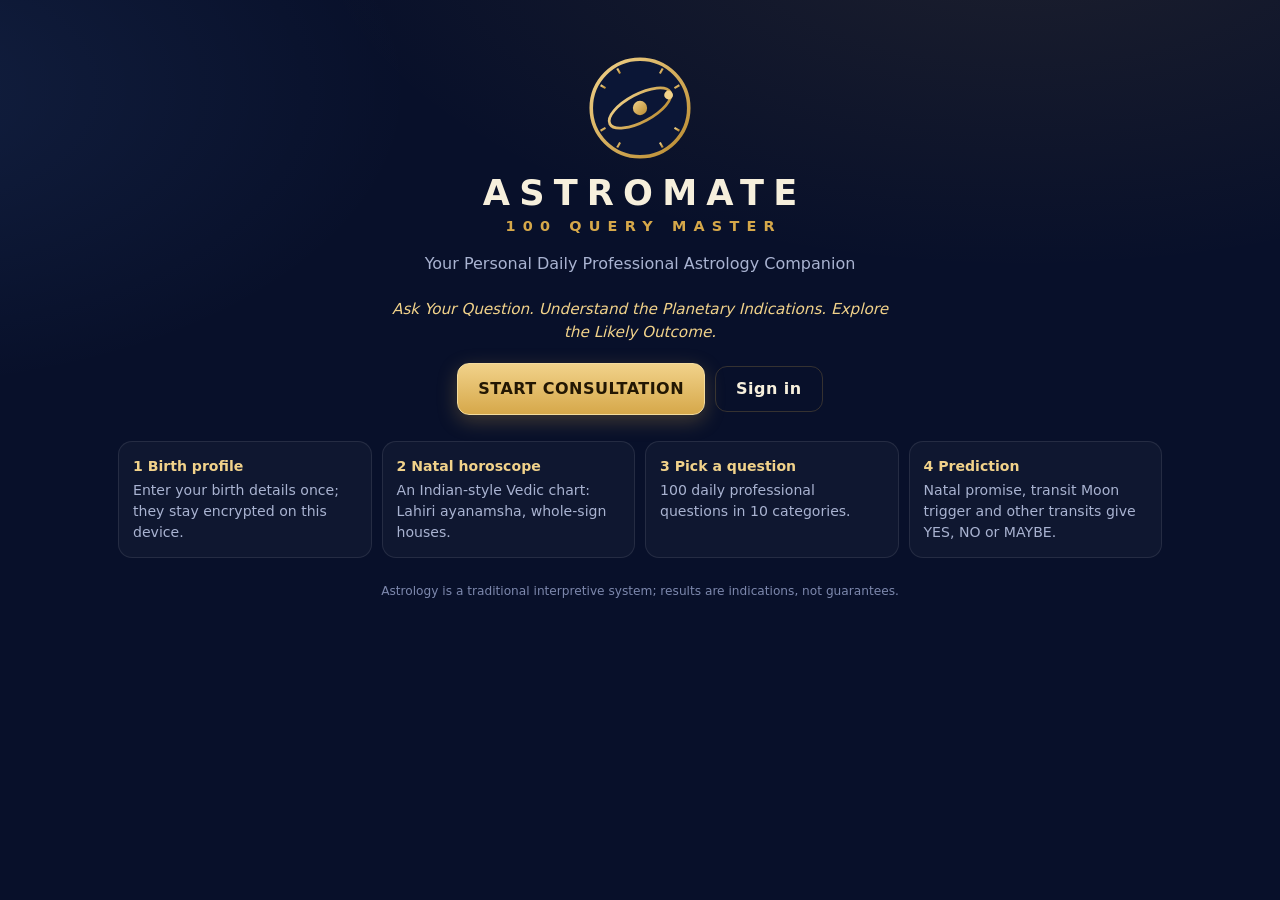
<file: index.html>
<!doctype html>
<html lang="en">
<head>
<meta charset="utf-8">
<meta name="viewport" content="width=device-width, initial-scale=1, viewport-fit=cover">
<title>ASTROMATE 100 Query Master</title>
<meta name="description" content="Question-based Vedic astrology for daily professional activities: your natal chart, the transit Moon and a YES / NO / MAYBE indication.">
<meta name="theme-color" content="#08102a">
<meta name="apple-mobile-web-app-capable" content="yes">
<meta name="mobile-web-app-capable" content="yes">
<meta name="apple-mobile-web-app-status-bar-style" content="black-translucent">
<meta name="apple-mobile-web-app-title" content="ASTROMATE">
<link rel="manifest" href="manifest.json">
<link rel="icon" href="icon.svg" type="image/svg+xml">
<link rel="apple-touch-icon" href="icon-180.png">
<link rel="stylesheet" href="styles.css">
</head>
<body>
<svg width="0" height="0" style="position:absolute" aria-hidden="true"><defs><linearGradient id="amgold" x1="0" y1="0" x2="1" y2="1"><stop offset="0" stop-color="#f1d28a"/><stop offset="1" stop-color="#b98a2f"/></linearGradient></defs></svg>
<div id="app"><div class="main center" style="padding-top:90px"><span class="spinner"></span><p class="muted">Loading ASTROMATE...</p></div></div>
<noscript><p style="padding:24px">ASTROMATE needs JavaScript to run.</p></noscript>
<script src="config.js"></script>
<script src="am-core.js"></script>
<script src="am-ephem.js"></script>
<script src="am-ephem-corr.js"></script>
<script src="am-vedic.js"></script>
<script src="am-rules.js"></script>
<script src="am-cities.js"></script>
<script src="am-sheets.js"></script>
<script src="am-predict.js"></script>
<script src="am-store.js"></script>
<script src="am-store-remote.js"></script>
<script src="am-bank.js"></script>
<script src="am-charts.js"></script>
<script src="am-ui.js"></script>
<script src="am-ui-user.js"></script>
<script src="am-ui-astro.js"></script>
<script src="am-ui-admin.js"></script>
<script src="am-main.js"></script>
</body>
</html>
</file>
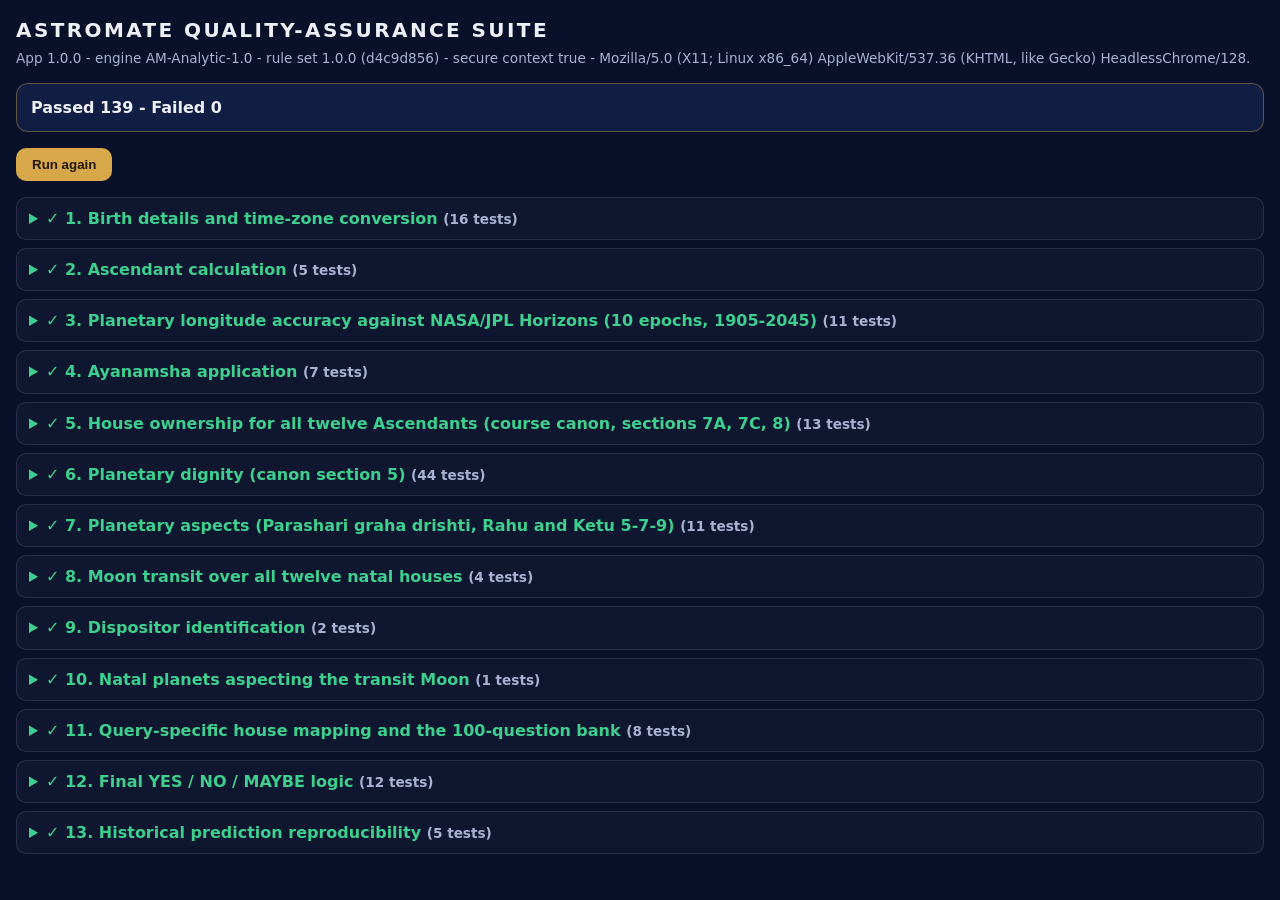
<file: tests.html>
<!doctype html>
<html lang="en">
<head>
<meta charset="utf-8">
<meta name="viewport" content="width=device-width, initial-scale=1">
<title>ASTROMATE test suite</title>
<style>
  body { font-family: system-ui, "Segoe UI", sans-serif; background: #08102a; color: #eef0f8; margin: 0; padding: 16px; line-height: 1.45; }
  h1 { font-size: 1.25rem; letter-spacing: .12em; margin: 0 0 4px; } .muted { color: #a9b3d1; font-size: .85rem; }
  .sum { margin: 14px 0; padding: 12px 14px; border-radius: 12px; border: 1px solid rgba(214,168,74,.4); background: #111e44; font-weight: 700; }
  .sum.ok { border-color: #3ecf8e; } .sum.bad { border-color: #ff6b6b; }
  details { border: 1px solid rgba(255,255,255,.1); border-radius: 10px; margin: 8px 0; background: rgba(255,255,255,.03); }
  summary { cursor: pointer; padding: 9px 12px; font-weight: 700; } .p { color: #3ecf8e; } .f { color: #ff6b6b; }
  ul { list-style: none; margin: 0; padding: 0 12px 10px; } li { padding: 3px 0; font-size: .86rem; border-top: 1px solid rgba(255,255,255,.06); } li .m { display: block; color: #ffb0b0; font-size: .8rem; margin-left: 18px; } li .n { color: #a9b3d1; font-size: .78rem; margin-left: 18px; display: block; }
  button { background: #d6a84a; color: #231703; border: 0; padding: 9px 16px; border-radius: 10px; font-weight: 800; cursor: pointer; }
</style>
</head>
<body>
<h1>ASTROMATE QUALITY-ASSURANCE SUITE</h1>
<div class="muted" id="env"></div>
<div class="sum" id="sum">Running...</div>
<p><button id="again">Run again</button></p>
<div id="out"></div>
<script src="am-core.js"></script>
<script src="am-ephem.js"></script>
<script src="am-ephem-corr.js"></script>
<script src="am-vedic.js"></script>
<script src="am-rules.js"></script>
<script src="am-cities.js"></script>
<script src="am-sheets.js"></script>
<script src="am-predict.js"></script>
<script src="am-store.js"></script>
<script src="am-bank.js"></script>
<script src="am-testdata.js"></script>
<script src="am-tests.js"></script>
<script>
(function () {
  const out = document.getElementById('out'); const sum = document.getElementById('sum');
  document.getElementById('env').textContent = 'App ' + AM.APP_VERSION + ' - engine ' + AM.ENGINE_VERSION + ' - rule set ' + AM.rules.ref().version + ' (' + AM.rules.ref().fingerprint + ') - secure context ' + isSecureContext + ' - ' + navigator.userAgent.slice(0, 90);
  const esc = (s) => String(s).replace(/[&<>]/g, (c) => ({ '&': '&amp;', '<': '&lt;', '>': '&gt;' }[c]));
  function draw(res, partial) {
    const groups = res.groups.concat(partial ? [partial] : []);
    out.innerHTML = groups.map((g) => { const bad = g.tests.filter((t) => t.status === 'fail').length; return '<details ' + (bad ? 'open' : '') + '><summary class="' + (bad ? 'f' : 'p') + '">' + (bad ? '✗ ' : '✓ ') + esc(g.name) + ' <span class="muted">(' + g.tests.length + ' tests' + (bad ? ', ' + bad + ' failed' : '') + ')</span></summary><ul>' + g.tests.map((t) => '<li><span class="' + (t.status === 'pass' ? 'p' : 'f') + '">' + (t.status === 'pass' ? '✓' : '✗') + '</span> ' + esc(t.name) + ' <span class="muted">' + t.ms + ' ms</span>' + (t.message ? '<span class="m">' + esc(t.message) + '</span>' : '') + (t.note ? '<span class="n">' + esc(t.note) + '</span>' : '') + '</li>').join('') + '</ul></details>'; }).join('');
    sum.textContent = 'Passed ' + res.passed + ' - Failed ' + res.failed;
  }
  async function go() { sum.className = 'sum'; sum.textContent = 'Running...'; const r = await AM.tests.runAll(draw); draw(r); sum.className = 'sum ' + (r.failed ? 'bad' : 'ok'); sum.textContent = (r.failed ? 'FAILED' : 'ALL PASSED') + ' - ' + r.passed + ' passed, ' + r.failed + ' failed (' + Math.round((r.finishedAt - r.startedAt) / 100) / 10 + ' s)'; }
  document.getElementById('again').onclick = go; go();
})();
</script>
</body>
</html>
</file>
<file: styles.css>
/* ASTROMATE - midnight blue, rich gold, warm ivory. Mobile first; sidebar layout from 900px. */
:root {
  --bg: #08102a; --bg2: #0c1738; --surface: #111e44; --surface2: #17275a; --surface3: #1d3170;
  --line: rgba(214, 168, 74, 0.22); --line2: rgba(255, 255, 255, 0.09);
  --gold: #d6a84a; --gold2: #f1d28a; --gold3: #9c7425; --ivory: #f6efdc; --text: #eef0f8; --muted: #a9b3d1; --faint: #7d88ad;
  --yes: #3ecf8e; --no: #ff6b6b; --maybe: #f2b84b; --blue: #6aa5ff;
  --yes-bg: rgba(62, 207, 142, 0.14); --no-bg: rgba(255, 107, 107, 0.14); --maybe-bg: rgba(242, 184, 75, 0.14);
  --radius: 16px; --shadow: 0 10px 30px rgba(0, 0, 0, 0.35);
  --nav-h: 64px; --top-h: 56px;
  font-family: Inter, "Segoe UI", system-ui, -apple-system, Roboto, "Helvetica Neue", Arial, sans-serif;
  color-scheme: dark;
}
* { box-sizing: border-box; }
html, body { margin: 0; padding: 0; background: var(--bg); color: var(--text); -webkit-text-size-adjust: 100%; }
body {
  min-height: 100vh; font-size: 16px; line-height: 1.5;
  background: radial-gradient(1200px 600px at 80% -10%, rgba(214, 168, 74, 0.10), transparent 60%), radial-gradient(900px 500px at -10% 10%, rgba(106, 165, 255, 0.10), transparent 60%), var(--bg);
  background-attachment: fixed;
}
h1, h2, h3, h4 { margin: 0 0 .4em; line-height: 1.2; letter-spacing: .01em; }
h1 { font-size: 1.7rem; } h2 { font-size: 1.3rem; } h3 { font-size: 1.05rem; } h4 { font-size: .95rem; color: var(--gold2); }
p { margin: 0 0 .8em; }
a { color: var(--gold2); }
small, .small { font-size: .82rem; } .muted { color: var(--muted); } .faint { color: var(--faint); } .gold { color: var(--gold2); } .center { text-align: center; }
.mono { font-family: ui-monospace, Consolas, monospace; }
[hidden] { display: none !important; }
button, input, select, textarea { font: inherit; color: inherit; }

/* ------------------------------------------------------------ shell */
.app { min-height: 100vh; display: flex; flex-direction: column; }
.topbar { position: sticky; top: 0; z-index: 30; height: var(--top-h); display: flex; align-items: center; gap: 10px; padding: 0 16px; padding-top: env(safe-area-inset-top); background: rgba(8, 16, 42, 0.92); backdrop-filter: blur(12px); border-bottom: 1px solid var(--line); }
.topbar .brand { display: flex; align-items: center; gap: 10px; text-decoration: none; color: var(--ivory); }
.topbar .title { flex: 1; font-weight: 600; font-size: .98rem; color: var(--ivory); white-space: nowrap; overflow: hidden; text-overflow: ellipsis; }
.logo { width: 32px; height: 32px; flex: none; }
.wordmark { display: flex; flex-direction: column; line-height: 1; }
.wordmark b { font-size: 1.05rem; letter-spacing: .22em; color: var(--ivory); font-weight: 700; }
.wordmark span { font-size: .55rem; letter-spacing: .34em; color: var(--gold); margin-top: 3px; font-weight: 600; }
.main { flex: 1; width: 100%; max-width: 1100px; margin: 0 auto; padding: 16px 16px calc(var(--nav-h) + 28px + env(safe-area-inset-bottom)); }
.bottomnav { position: fixed; z-index: 40; left: 0; right: 0; bottom: 0; height: calc(var(--nav-h) + env(safe-area-inset-bottom)); padding-bottom: env(safe-area-inset-bottom); display: grid; grid-template-columns: repeat(5, 1fr); background: rgba(10, 18, 46, 0.97); border-top: 1px solid var(--line); backdrop-filter: blur(14px); }
.bottomnav a { display: flex; flex-direction: column; align-items: center; justify-content: center; gap: 3px; color: var(--faint); text-decoration: none; font-size: .68rem; font-weight: 600; letter-spacing: .02em; min-height: 48px; }
.bottomnav a svg { width: 22px; height: 22px; }
.bottomnav a.on { color: var(--gold2); }
.sidebar { display: none; }
@media (min-width: 900px) {
  .app { flex-direction: row; }
  .sidebar { display: flex; flex-direction: column; gap: 4px; width: 250px; flex: none; position: sticky; top: 0; height: 100vh; padding: 20px 14px; background: linear-gradient(180deg, #0b1534, #070e26); border-right: 1px solid var(--line); }
  .sidebar .brand { display: flex; align-items: center; gap: 12px; padding: 4px 10px 20px; text-decoration: none; }
  .sidebar .logo { width: 40px; height: 40px; }
  .sidebar a.nav { display: flex; align-items: center; gap: 12px; padding: 11px 12px; border-radius: 12px; color: var(--muted); text-decoration: none; font-weight: 600; font-size: .95rem; }
  .sidebar a.nav svg { width: 20px; height: 20px; }
  .sidebar a.nav:hover { background: rgba(255, 255, 255, 0.05); color: var(--ivory); }
  .sidebar a.nav.on { background: linear-gradient(90deg, rgba(214, 168, 74, 0.22), rgba(214, 168, 74, 0.04)); color: var(--gold2); }
  .sidebar .sep { height: 1px; background: var(--line2); margin: 10px 6px; }
  .sidebar .foot { margin-top: auto; padding: 10px; font-size: .75rem; color: var(--faint); }
  .col { flex: 1; min-width: 0; display: flex; flex-direction: column; }
  .bottomnav { display: none; }
  .topbar .brand { display: none; }
  .main { padding: 24px 28px 48px; }
}

@media (max-width: 480px) {
  .bottomnav a { font-size: .6rem; padding: 0 1px; text-align: center; line-height: 1.12; letter-spacing: 0; }
  .bottomnav a svg { width: 21px; height: 21px; }
  .wordmark b { letter-spacing: .15em; font-size: .95rem; } .wordmark span { letter-spacing: .27em; font-size: .5rem; }
  .topbar .title { display: none; } .topbar .tag { margin-left: auto; }
  .hero h1 { font-size: 1.75rem; letter-spacing: .2em; padding-left: .2em; } .hero .sub { font-size: .75rem; letter-spacing: .4em; }
  .verdict .word { font-size: 3rem; } .main { padding-left: 12px; padding-right: 12px; }
}

/* ------------------------------------------------------------ surfaces */
.card { background: linear-gradient(180deg, rgba(23, 39, 90, 0.78), rgba(17, 30, 68, 0.78)); border: 1px solid var(--line); border-radius: var(--radius); padding: 16px; margin-bottom: 14px; box-shadow: var(--shadow); }
.card.flat { box-shadow: none; background: rgba(255, 255, 255, 0.03); border-color: var(--line2); }
.card h3 { display: flex; align-items: center; gap: 8px; color: var(--ivory); }
.card h3 .tag { margin-left: auto; }
.grid { display: grid; gap: 14px; } .g2 { grid-template-columns: 1fr; } .g3 { grid-template-columns: 1fr; } .g4 { grid-template-columns: repeat(2, 1fr); }
@media (min-width: 700px) { .g2 { grid-template-columns: 1fr 1fr; } .g3 { grid-template-columns: repeat(3, 1fr); } .g4 { grid-template-columns: repeat(4, 1fr); } }
.row { display: flex; gap: 10px; align-items: center; flex-wrap: wrap; } .row.between { justify-content: space-between; } .row.tight { gap: 6px; }
.stack > * + * { margin-top: 12px; }
.hr { height: 1px; background: var(--line2); margin: 14px 0; }
.tag { display: inline-block; padding: 2px 9px; border-radius: 999px; font-size: .72rem; font-weight: 700; letter-spacing: .03em; border: 1px solid var(--line); color: var(--gold2); background: rgba(214, 168, 74, 0.08); white-space: nowrap; }
.tag.yes { color: var(--yes); border-color: rgba(62, 207, 142, .5); background: var(--yes-bg); } .tag.no { color: var(--no); border-color: rgba(255, 107, 107, .5); background: var(--no-bg); } .tag.maybe { color: var(--maybe); border-color: rgba(242, 184, 75, .5); background: var(--maybe-bg); }
.tag.blue { color: var(--blue); border-color: rgba(106, 165, 255, .45); background: rgba(106, 165, 255, .1); } .tag.dim { color: var(--muted); border-color: var(--line2); background: rgba(255, 255, 255, .04); }

/* ------------------------------------------------------------ buttons & forms */
.btn { display: inline-flex; align-items: center; justify-content: center; gap: 8px; min-height: 46px; padding: 0 20px; border-radius: 12px; border: 1px solid var(--line); background: rgba(255, 255, 255, 0.05); color: var(--ivory); font-weight: 700; letter-spacing: .03em; cursor: pointer; text-decoration: none; transition: transform .08s, filter .15s; -webkit-tap-highlight-color: transparent; }
.btn:hover { filter: brightness(1.12); } .btn:active { transform: translateY(1px); }
.btn.primary { background: linear-gradient(180deg, var(--gold2), var(--gold)); color: #231703; border-color: #f4dc9d; box-shadow: 0 6px 20px rgba(214, 168, 74, .28); }
.btn.danger { border-color: rgba(255, 107, 107, .55); color: #ffb0b0; background: rgba(255, 107, 107, .08); }
.btn.ghost { background: transparent; } .btn.small { min-height: 36px; padding: 0 12px; font-size: .84rem; border-radius: 10px; } .btn.block { width: 100%; }
.btn[disabled] { opacity: .5; cursor: not-allowed; }
.field { display: flex; flex-direction: column; gap: 5px; margin-bottom: 12px; }
.field > label, .lbl { font-size: .8rem; font-weight: 700; letter-spacing: .04em; text-transform: uppercase; color: var(--gold2); }
.field .hint { font-size: .78rem; color: var(--faint); } .field .err { font-size: .8rem; color: #ff9a9a; }
input, select, textarea { width: 100%; min-height: 46px; padding: 10px 12px; border-radius: 12px; border: 1px solid var(--line2); background: rgba(5, 10, 28, 0.7); color: var(--text); outline: none; }
textarea { min-height: 90px; resize: vertical; }
input:focus, select:focus, textarea:focus { border-color: var(--gold); box-shadow: 0 0 0 3px rgba(214, 168, 74, .2); }
input[type="checkbox"], input[type="radio"] { width: 20px; min-height: 20px; height: 20px; accent-color: var(--gold); }
select option { background: #0c1738; color: var(--text); }
.check { display: flex; align-items: center; gap: 10px; font-size: .92rem; }
.fgrid { display: grid; gap: 0 12px; grid-template-columns: 1fr 1fr; } .fgrid .full { grid-column: 1 / -1; } @media (min-width: 700px) { .fgrid.c3 { grid-template-columns: repeat(3, 1fr); } .fgrid.c4 { grid-template-columns: repeat(4, 1fr); } }
.combo { position: relative; }
.combo .list { position: absolute; z-index: 20; left: 0; right: 0; top: 100%; margin-top: 4px; max-height: 260px; overflow: auto; background: #0e1b40; border: 1px solid var(--gold3); border-radius: 12px; box-shadow: var(--shadow); }
.combo .list button { display: block; width: 100%; text-align: left; padding: 10px 12px; background: transparent; border: 0; border-bottom: 1px solid var(--line2); color: var(--text); cursor: pointer; }
.combo .list button:hover, .combo .list button:focus { background: rgba(214, 168, 74, .14); outline: none; }
.combo .list small { color: var(--faint); display: block; }
.seg { display: inline-flex; border: 1px solid var(--line); border-radius: 12px; overflow: hidden; }
.seg button { padding: 8px 14px; background: transparent; border: 0; color: var(--muted); font-weight: 700; cursor: pointer; min-height: 40px; }
.seg button.on { background: linear-gradient(180deg, var(--gold2), var(--gold)); color: #231703; }
.chips { display: flex; gap: 8px; overflow-x: auto; padding: 2px 0 8px; scrollbar-width: thin; }
.chip { flex: none; padding: 8px 14px; border-radius: 999px; border: 1px solid var(--line2); background: rgba(255, 255, 255, .04); color: var(--muted); font-size: .85rem; font-weight: 600; cursor: pointer; white-space: nowrap; }
.chip.on { border-color: var(--gold); color: #231703; background: linear-gradient(180deg, var(--gold2), var(--gold)); }
.chip b { margin-left: 6px; opacity: .8; }

/* ------------------------------------------------------------ data display */
.tablewrap { overflow-x: auto; border-radius: 12px; border: 1px solid var(--line2); -webkit-overflow-scrolling: touch; }
table { border-collapse: collapse; width: 100%; font-size: .86rem; }
th, td { padding: 8px 10px; text-align: left; border-bottom: 1px solid var(--line2); vertical-align: top; }
th { position: sticky; top: 0; background: #14235a; color: var(--gold2); font-size: .74rem; letter-spacing: .05em; text-transform: uppercase; white-space: nowrap; }
tr:last-child td { border-bottom: 0; } td.num, th.num { text-align: right; font-variant-numeric: tabular-nums; } td.nowrap { white-space: nowrap; }
.kv { display: grid; grid-template-columns: auto 1fr; gap: 6px 14px; font-size: .9rem; } .kv dt { color: var(--faint); } .kv dd { margin: 0; color: var(--text); }
.meter { height: 8px; border-radius: 99px; background: rgba(255, 255, 255, .08); overflow: hidden; } .meter > i { display: block; height: 100%; border-radius: 99px; background: linear-gradient(90deg, var(--gold3), var(--gold2)); }
.meter.pos > i { background: linear-gradient(90deg, #1f9f6b, var(--yes)); } .meter.neg > i { background: linear-gradient(90deg, #b64444, var(--no)); }
.pill { display: inline-block; padding: 1px 8px; border-radius: 8px; font-size: .74rem; font-weight: 700; background: rgba(255, 255, 255, .08); }
.pos-t { color: var(--yes); } .neg-t { color: var(--no); } .neu-t { color: var(--muted); }
.list-plain { list-style: none; padding: 0; margin: 0; } .list-plain li { padding: 9px 0; border-bottom: 1px solid var(--line2); } .list-plain li:last-child { border-bottom: 0; }
.bul { list-style: none; padding: 0; margin: 0; } .bul li { position: relative; padding: 6px 0 6px 22px; font-size: .92rem; } .bul li::before { content: ""; position: absolute; left: 4px; top: 13px; width: 8px; height: 8px; border-radius: 50%; background: var(--gold); }
.bul.pos li::before { background: var(--yes); } .bul.neg li::before { background: var(--no); }
.delta { font-variant-numeric: tabular-nums; font-weight: 700; min-width: 3.2em; display: inline-block; }

/* ------------------------------------------------------------ welcome, auth, verdict */
.hero { text-align: center; padding: 28px 8px 8px; }
.hero .logo { width: 104px; height: 104px; margin: 0 auto 8px; display: block; }
.hero h1 { font-size: 2.2rem; letter-spacing: .26em; margin: 12px 0 2px; color: var(--ivory); padding-left: .26em; }
.hero .sub { font-size: .9rem; letter-spacing: .5em; color: var(--gold); font-weight: 700; padding-left: .5em; }
.hero .lead { color: var(--muted); max-width: 520px; margin: 14px auto 22px; }
.hero .tagline { color: var(--gold2); font-style: italic; margin: 6px auto 0; max-width: 520px; font-size: .95rem; }
.steps { display: grid; gap: 10px; margin: 18px 0; } @media (min-width: 700px) { .steps { grid-template-columns: repeat(4, 1fr); } }
.step { padding: 14px; border-radius: 14px; border: 1px solid var(--line2); background: rgba(255, 255, 255, .03); font-size: .88rem; color: var(--muted); } .step b { display: block; color: var(--gold2); margin-bottom: 2px; }
.authbox { max-width: 460px; margin: 0 auto; }
.verdict { text-align: center; padding: 22px 12px; border-radius: 20px; border: 2px solid var(--line); margin-bottom: 14px; }
.verdict .word { font-size: 3.6rem; font-weight: 800; letter-spacing: .12em; line-height: 1; padding-left: .12em; }
.verdict .q { margin-top: 10px; font-size: .95rem; color: var(--muted); }
.verdict.YES { border-color: rgba(62, 207, 142, .6); background: radial-gradient(400px 160px at 50% 0, rgba(62, 207, 142, .22), transparent), var(--yes-bg); } .verdict.YES .word { color: var(--yes); }
.verdict.NO { border-color: rgba(255, 107, 107, .6); background: radial-gradient(400px 160px at 50% 0, rgba(255, 107, 107, .22), transparent), var(--no-bg); } .verdict.NO .word { color: var(--no); }
.verdict.MAYBE { border-color: rgba(242, 184, 75, .6); background: radial-gradient(400px 160px at 50% 0, rgba(242, 184, 75, .22), transparent), var(--maybe-bg); } .verdict.MAYBE .word { color: var(--maybe); }
.sub-verdicts { display: flex; gap: 8px; justify-content: center; flex-wrap: wrap; margin-top: 12px; }
.stagelist { list-style: none; margin: 0; padding: 0; }
.stagelist li { display: grid; grid-template-columns: 34px 1fr; gap: 10px; padding: 10px 0; border-bottom: 1px solid var(--line2); opacity: .45; transition: opacity .2s; }
.stagelist li.running, .stagelist li.done { opacity: 1; } .stagelist li:last-child { border-bottom: 0; }
.stagelist .dot { width: 30px; height: 30px; border-radius: 50%; border: 2px solid var(--line); display: grid; place-items: center; font-size: .8rem; font-weight: 800; color: var(--muted); }
.stagelist li.running .dot { border-color: var(--gold2); color: var(--gold2); animation: pulse 1s infinite; } .stagelist li.done .dot { background: var(--gold); border-color: var(--gold2); color: #231703; }
.stagelist .nm { font-weight: 700; color: var(--ivory); } .stagelist .sm { font-size: .84rem; color: var(--muted); margin-top: 2px; }
@keyframes pulse { 50% { box-shadow: 0 0 0 6px rgba(214, 168, 74, .2); } }
.qcard { display: block; width: 100%; text-align: left; padding: 14px; border-radius: 14px; border: 1px solid var(--line2); background: rgba(255, 255, 255, .035); color: var(--text); cursor: pointer; margin-bottom: 10px; }
.qcard:hover { border-color: var(--gold); background: rgba(214, 168, 74, .07); } .qcard .n { display: inline-block; min-width: 2.2em; color: var(--gold); font-weight: 800; }
.qcard .meta { font-size: .76rem; color: var(--faint); margin-top: 6px; display: flex; gap: 6px; flex-wrap: wrap; }
.tabs { display: flex; gap: 6px; overflow-x: auto; padding-bottom: 8px; border-bottom: 1px solid var(--line); margin-bottom: 14px; scrollbar-width: thin; }
.tabs button { flex: none; padding: 9px 14px; border-radius: 10px 10px 0 0; border: 0; background: transparent; color: var(--muted); font-weight: 700; font-size: .86rem; cursor: pointer; white-space: nowrap; }
.tabs button.on { color: #231703; background: linear-gradient(180deg, var(--gold2), var(--gold)); }
.chartbox { max-width: 460px; margin: 0 auto; } .chartbox svg { width: 100%; height: auto; display: block; }
.banner { padding: 12px 14px; border-radius: 12px; border: 1px solid var(--line); background: rgba(214, 168, 74, .08); font-size: .88rem; margin-bottom: 14px; }
.banner.warn { border-color: rgba(242, 184, 75, .5); background: var(--maybe-bg); } .banner.bad { border-color: rgba(255, 107, 107, .5); background: var(--no-bg); } .banner.ok { border-color: rgba(62, 207, 142, .5); background: var(--yes-bg); }
.modal-back { position: fixed; inset: 0; z-index: 100; background: rgba(2, 6, 20, .72); display: grid; place-items: center; padding: 16px; }
.modal { width: 100%; max-width: 520px; max-height: 90vh; overflow: auto; background: #0e1a3f; border: 1px solid var(--gold3); border-radius: 18px; padding: 18px; box-shadow: var(--shadow); }
.toast { position: fixed; z-index: 120; left: 50%; bottom: calc(var(--nav-h) + 24px + env(safe-area-inset-bottom)); transform: translateX(-50%); max-width: 92vw; padding: 11px 18px; border-radius: 12px; background: #1b2c66; border: 1px solid var(--gold); color: var(--ivory); box-shadow: var(--shadow); font-size: .9rem; }
@media (min-width: 900px) { .toast { bottom: 28px; } }
details.fold { border: 1px solid var(--line2); border-radius: 12px; margin-bottom: 10px; background: rgba(255, 255, 255, .025); } details.fold > summary { cursor: pointer; padding: 11px 14px; font-weight: 700; color: var(--ivory); list-style: none; display: flex; align-items: center; gap: 8px; } details.fold > summary::-webkit-details-marker { display: none; }
details.fold > summary::after { content: "+"; margin-left: auto; color: var(--gold); font-size: 1.2rem; } details.fold[open] > summary::after { content: "-"; } details.fold > .body { padding: 0 14px 14px; }
.code { font-family: ui-monospace, Consolas, monospace; font-size: .8rem; white-space: pre-wrap; word-break: break-word; background: rgba(0, 0, 0, .3); border-radius: 10px; padding: 10px; border: 1px solid var(--line2); }
.footer-note { margin: 24px 0 0; font-size: .76rem; color: var(--faint); text-align: center; }
.spinner { width: 22px; height: 22px; border-radius: 50%; border: 3px solid var(--line); border-top-color: var(--gold2); animation: spin .8s linear infinite; display: inline-block; vertical-align: middle; } @keyframes spin { to { transform: rotate(360deg); } }
.chart-planet { font: 700 13px system-ui, sans-serif; } .chart-small { font: 600 10px system-ui, sans-serif; }
@media print {
  body { background: #fff; color: #111; } .topbar, .bottomnav, .sidebar, .btn, .tabs, .noprint { display: none !important; }
  .card { background: #fff; color: #111; border: 1px solid #bbb; box-shadow: none; } .main { padding: 0; max-width: none; } h3, h4, th, .gold, .lbl { color: #5a4000 !important; } td, th { border-color: #ccc; } .muted, .faint { color: #444; }
}
</file>
